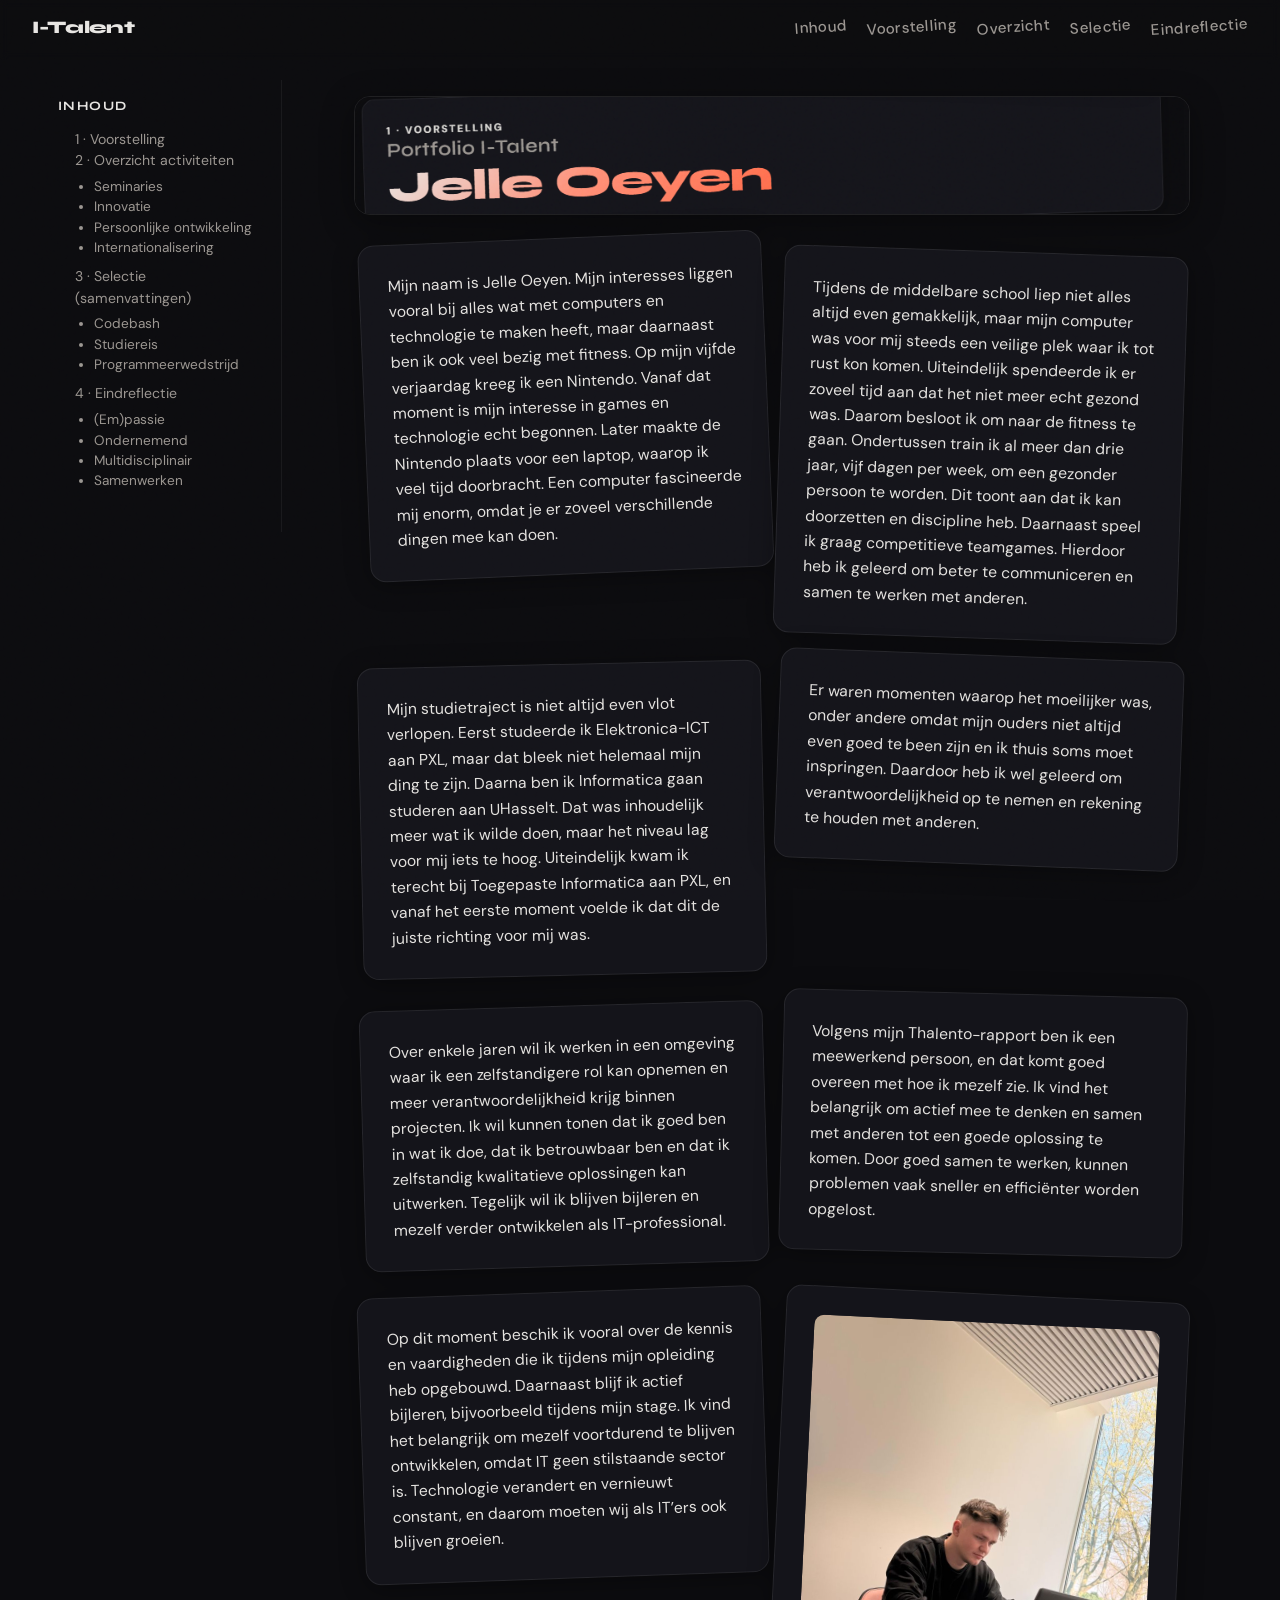
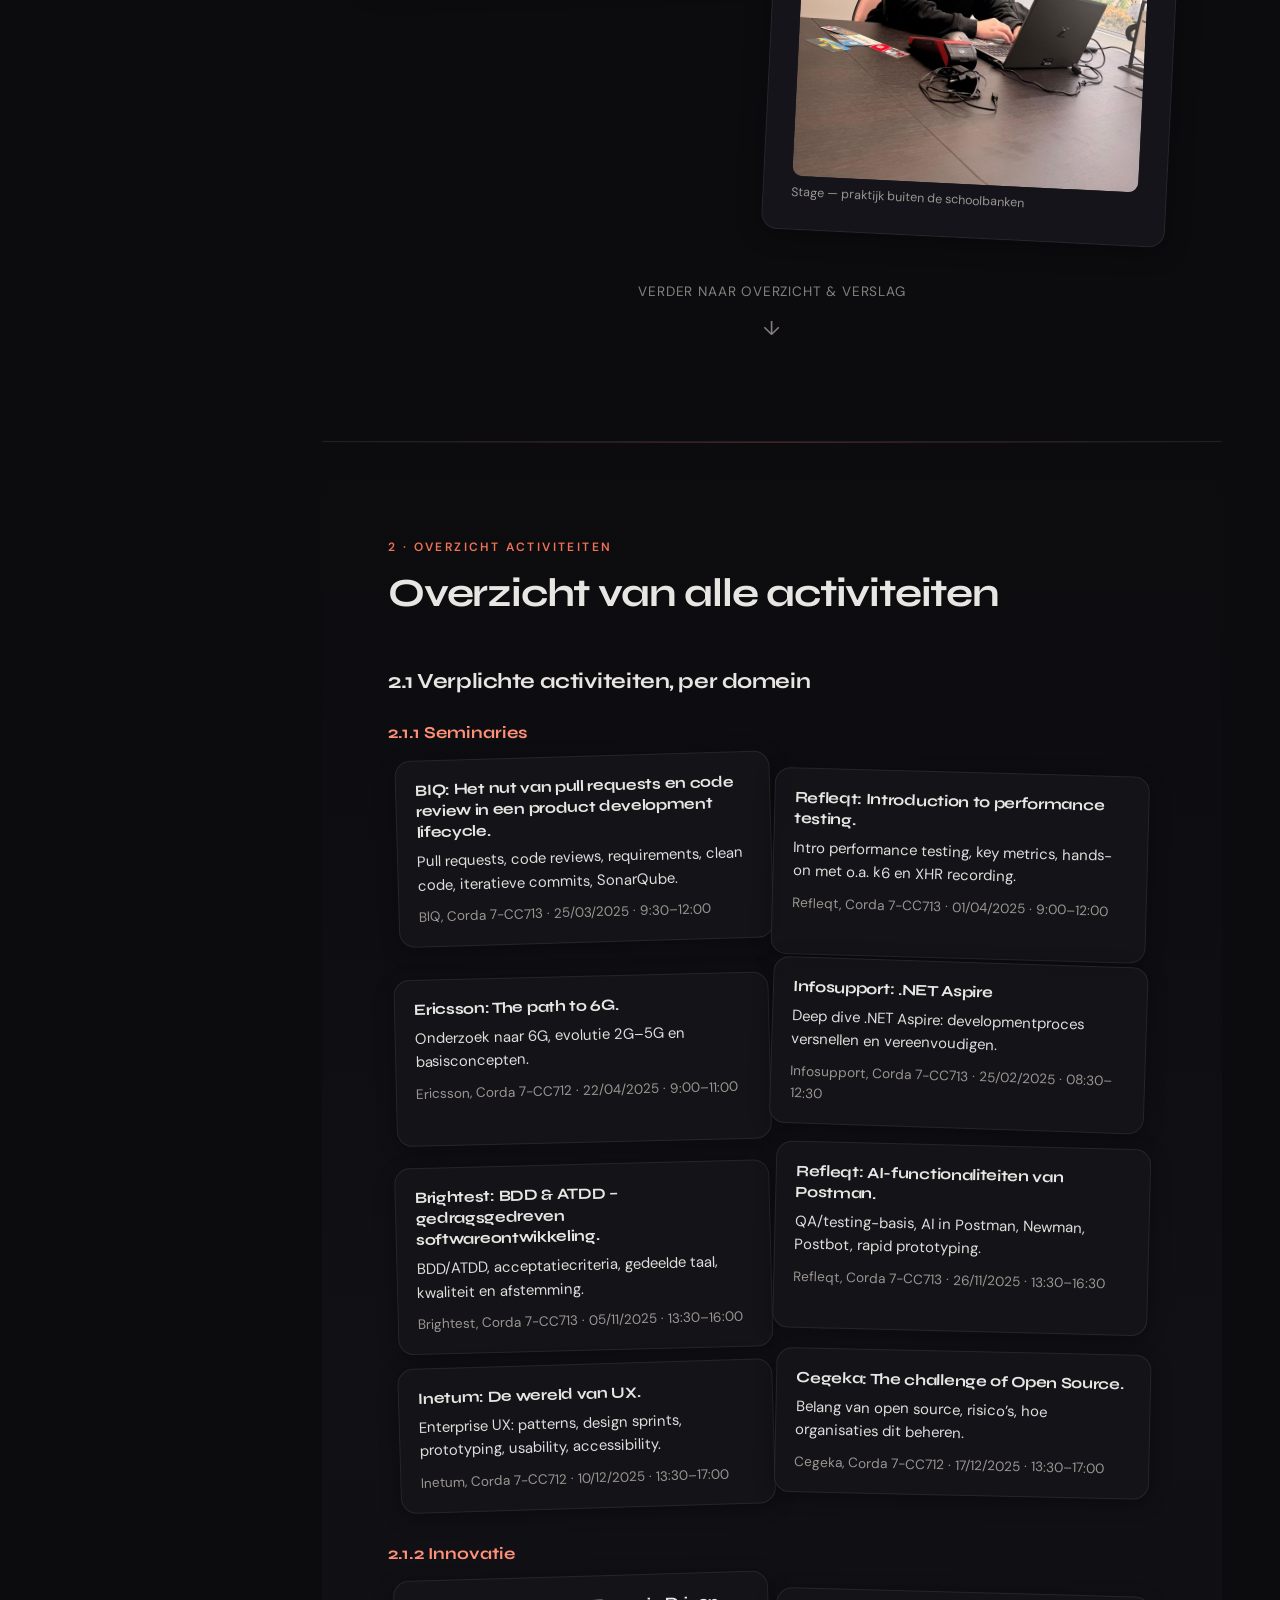
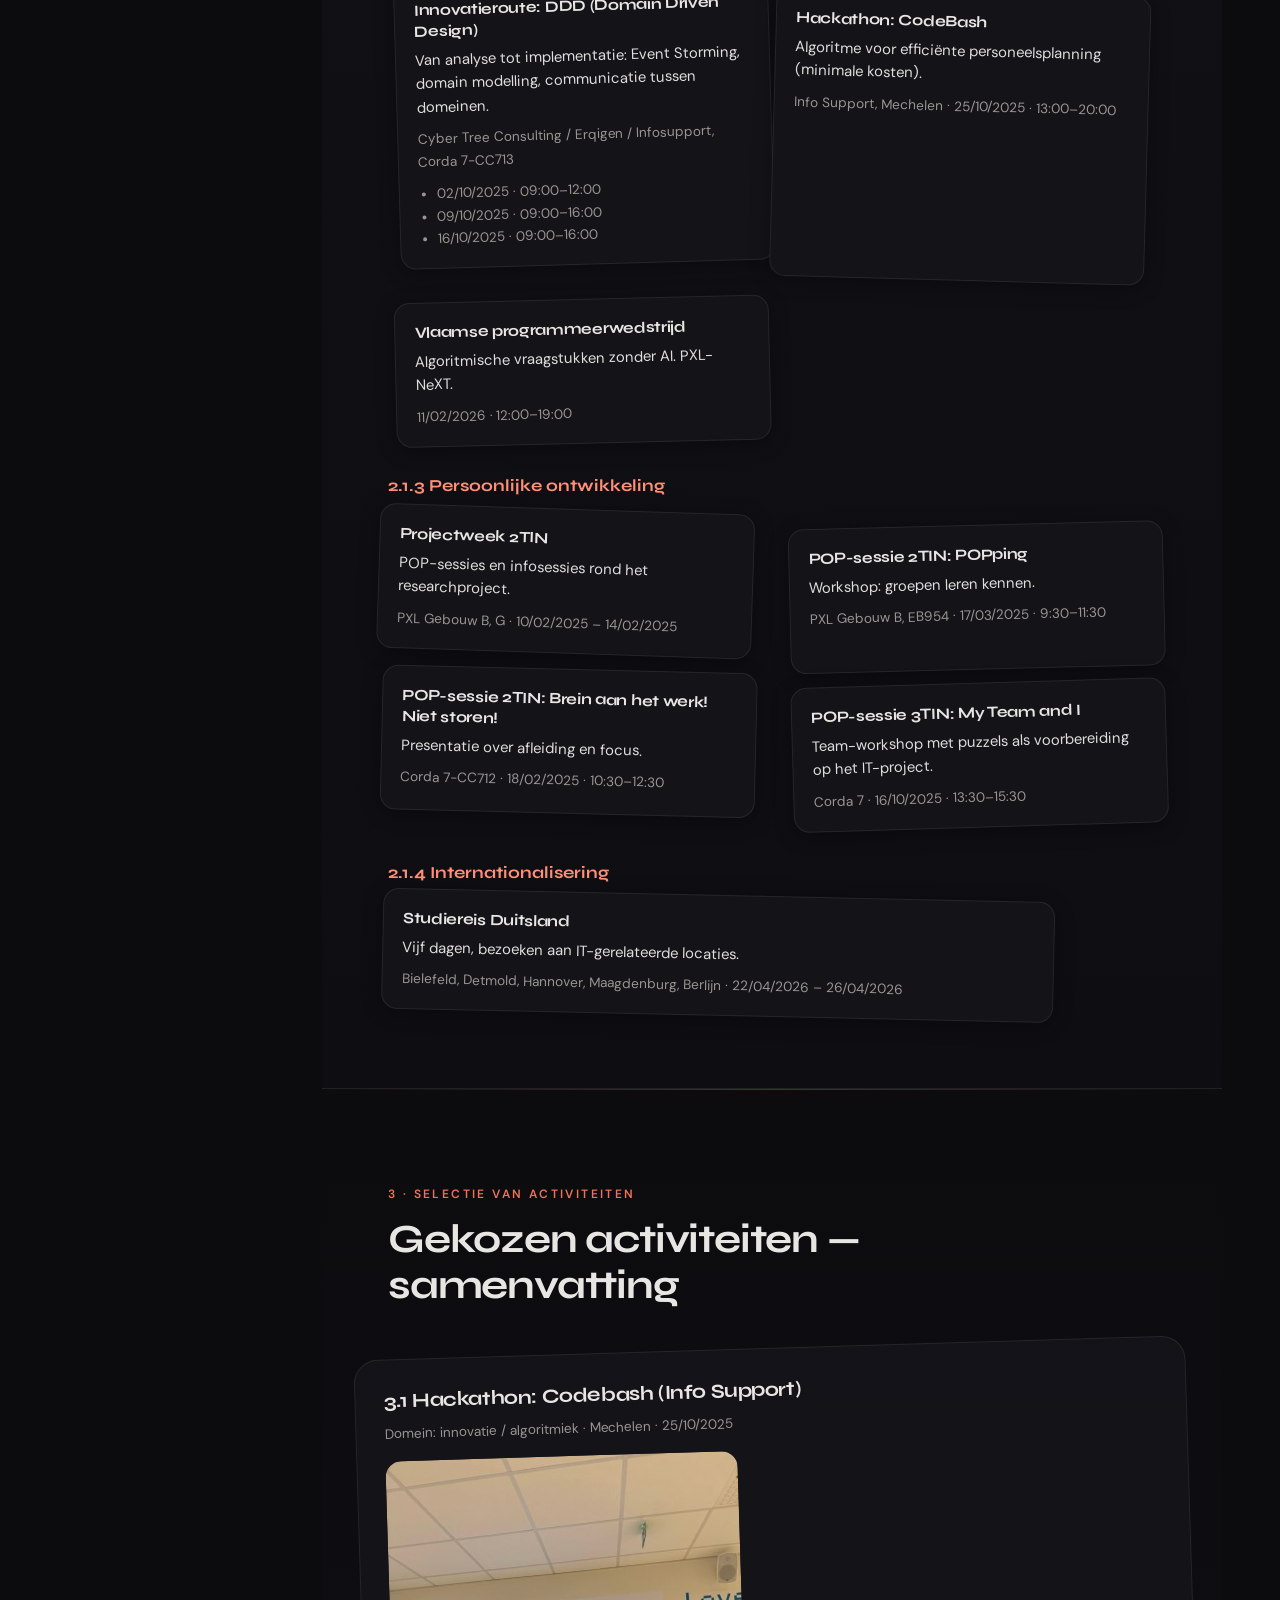
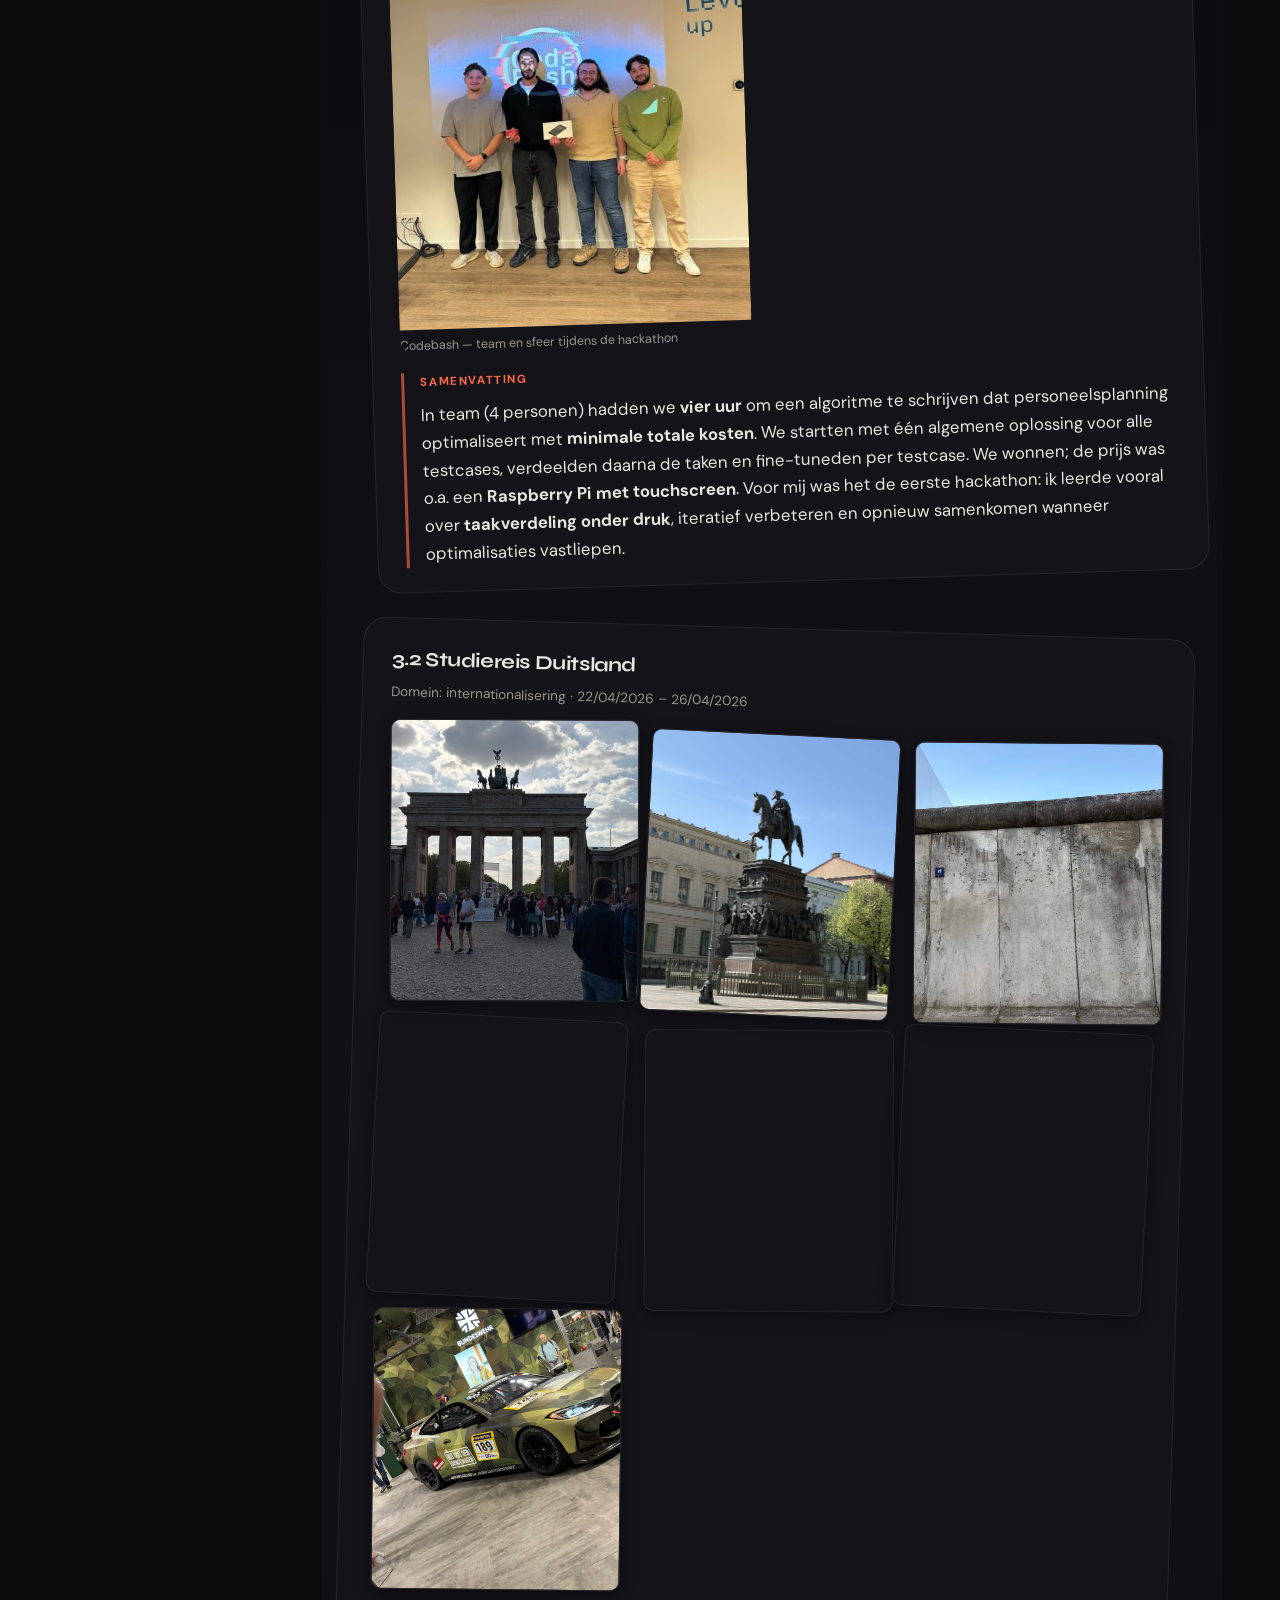
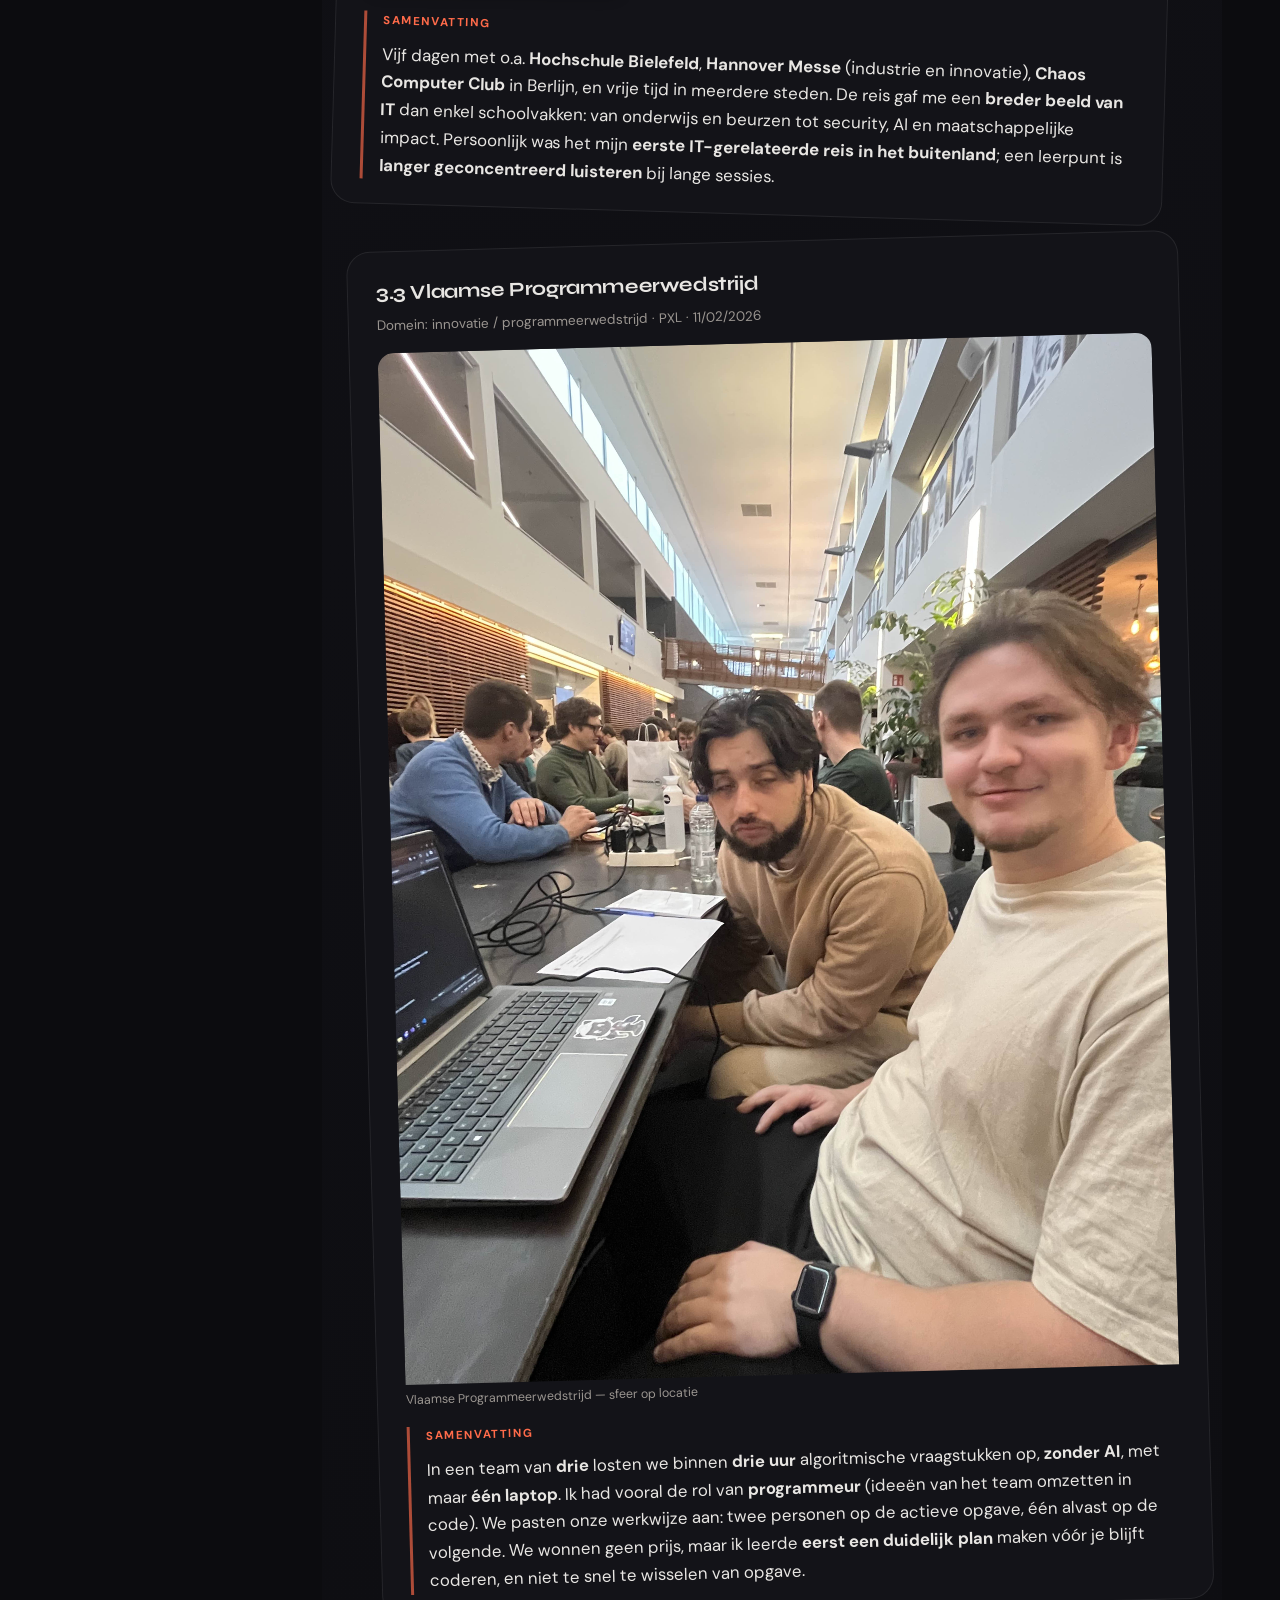
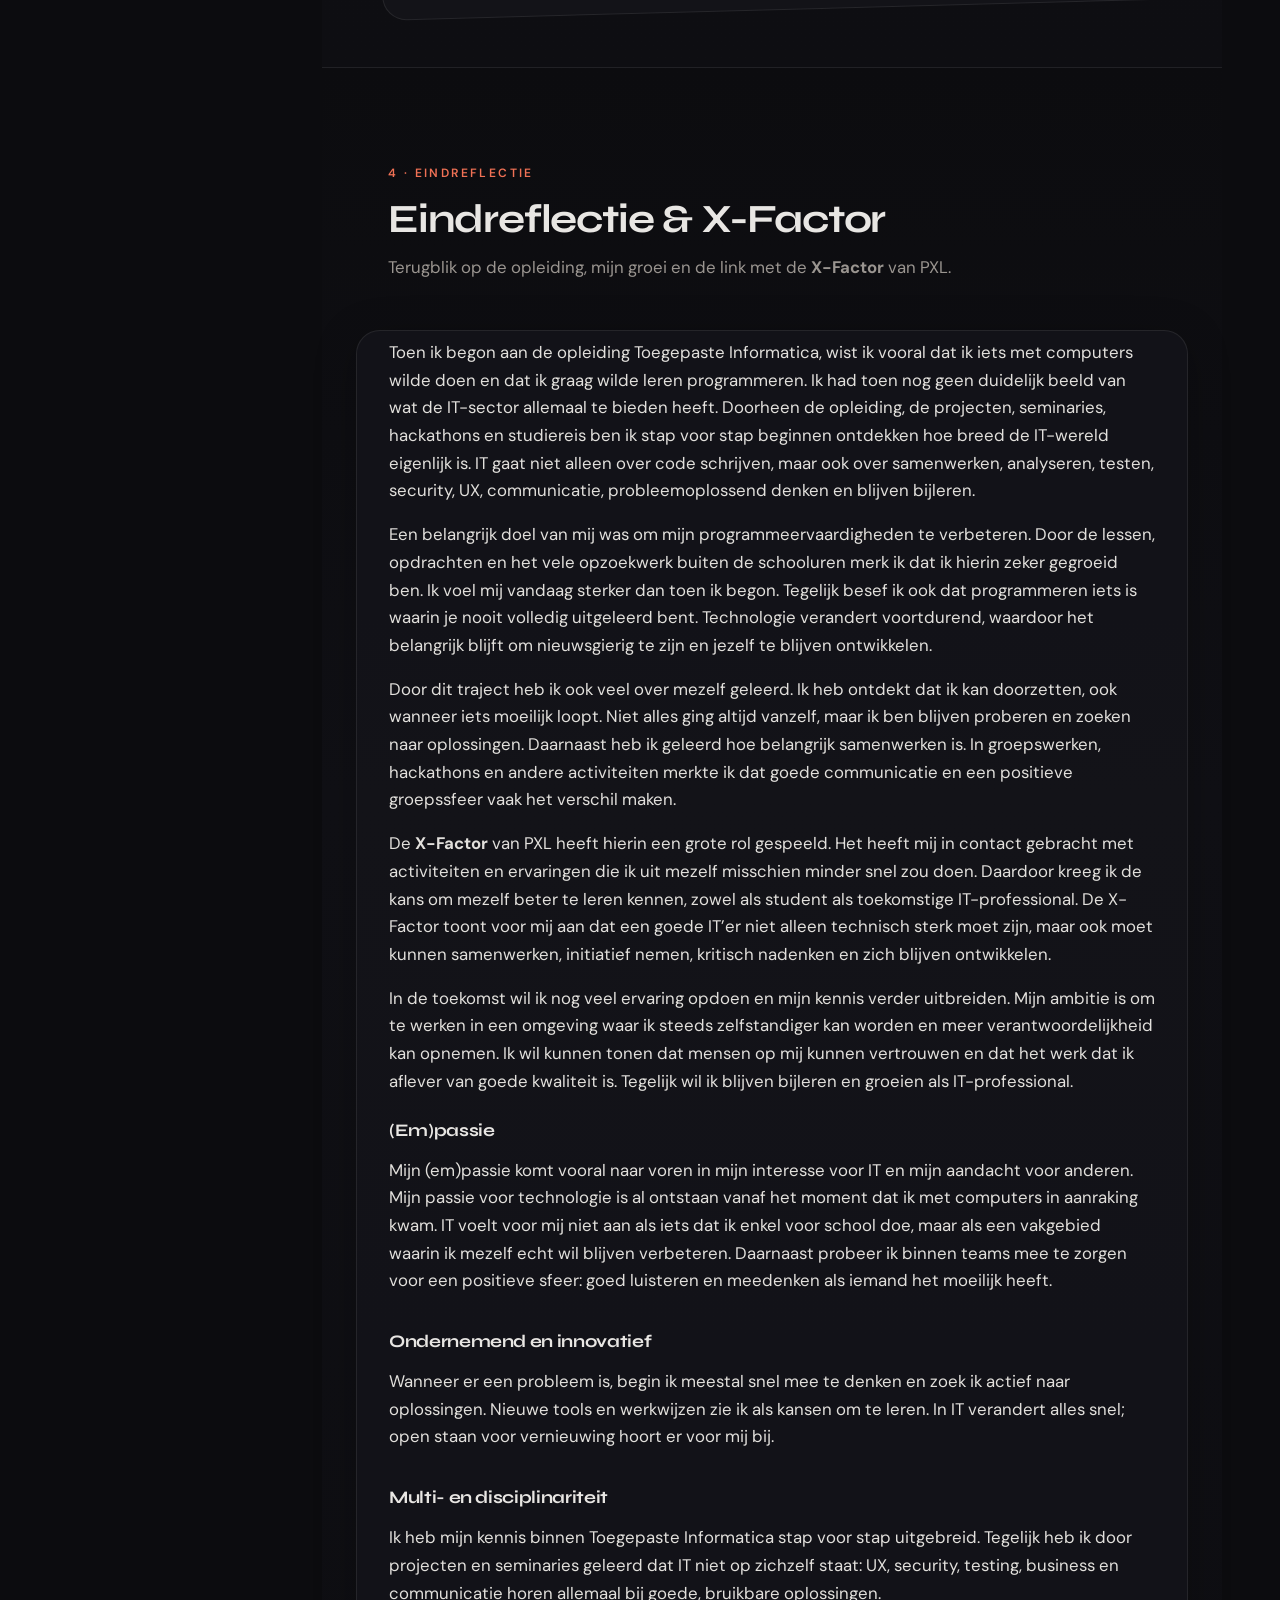
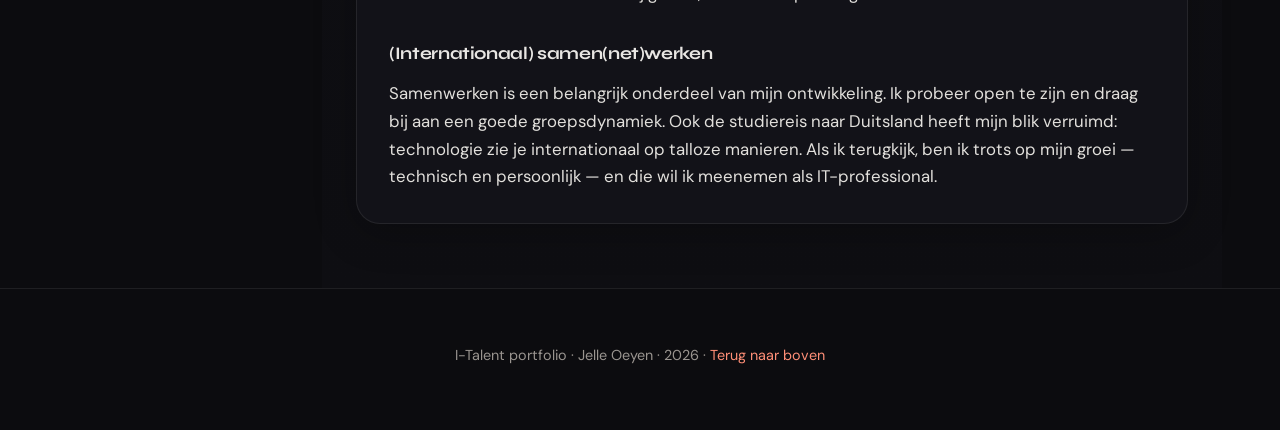
<file: index.html>
<!DOCTYPE html>
<html lang="nl">
  <head>
    <meta charset="UTF-8" />
    <meta name="viewport" content="width=device-width, initial-scale=1.0" />
    <title>I-Talent — Portfolio Jelle Oeyen</title>
    <meta
      name="description"
      content="I-Talent portfolio Jelle Oeyen: voorstelling, activiteitenoverzicht, selectie en eindreflectie."
    />
    <link rel="preconnect" href="https://fonts.googleapis.com" />
    <link rel="preconnect" href="https://fonts.gstatic.com" crossorigin />
    <link
      href="https://fonts.googleapis.com/css2?family=DM+Sans:ital,opsz,wght@0,9..40,400;0,9..40,500;0,9..40,600;0,9..40,700;1,9..40,400&family=Syne:wght@500;600;700;800&display=swap"
      rel="stylesheet"
    />
    <link rel="stylesheet" href="css/style.css" />
  </head>
  <body>
    <div class="noise" aria-hidden="true"></div>

    <header class="site-header">
      <a class="logo" href="#voorstelling">I-Talent</a>
      <nav class="nav" aria-label="Hoofdnavigatie">
        <a href="#inhoud">Inhoud</a>
        <a href="#voorstelling">Voorstelling</a>
        <a href="#overzicht">Overzicht</a>
        <a href="#selectie">Selectie</a>
        <a href="#eindreflectie">Eindreflectie</a>
      </nav>
    </header>

    <div class="page-wrap">
      <aside class="toc" aria-label="Inhoudsopgave">
        <p class="toc__title">Inhoud</p>
        <ol class="toc__list">
          <li><a href="#voorstelling">1 · Voorstelling</a></li>
          <li>
            <a href="#overzicht">2 · Overzicht activiteiten</a>
            <ul>
              <li><a href="#oz-seminaries">Seminaries</a></li>
              <li><a href="#oz-innovatie">Innovatie</a></li>
              <li><a href="#oz-persoonlijk">Persoonlijke ontwikkeling</a></li>
              <li><a href="#oz-international">Internationalisering</a></li>
            </ul>
          </li>
          <li>
            <a href="#selectie">3 · Selectie (samenvattingen)</a>
            <ul>
              <li><a href="#sel-codebash">Codebash</a></li>
              <li><a href="#sel-duitsland">Studiereis</a></li>
              <li><a href="#sel-vpw">Programmeerwedstrijd</a></li>
            </ul>
          </li>
          <li>
            <a href="#eindreflectie">4 · Eindreflectie</a>
            <ul>
              <li><a href="#xf-passie">(Em)passie</a></li>
              <li><a href="#xf-ondernemen">Ondernemend</a></li>
              <li><a href="#xf-multi">Multidisciplinair</a></li>
              <li><a href="#xf-samen">Samenwerken</a></li>
            </ul>
          </li>
        </ol>
      </aside>

    <main id="inhoud">

    <section id="voorstelling" class="section section--intro">
      <div class="intro-banner">
        <h1 class="visually-hidden">1 · Voorstelling — Portfolio I-Talent, Jelle Oeyen</h1>
        <img
          class="intro-banner__img"
          src="voorstelling-header.png"
          alt="1 · Voorstelling — Portfolio I-Talent, Jelle Oeyen"
          width="1200"
          height="400"
          loading="eager"
          decoding="async"
        />
      </div>

      <div class="intro-grid intro-grid--mosaic">
        <div class="intro-card intro-card--snippet intro-q1">
          <p>
            Mijn naam is Jelle Oeyen. Mijn interesses liggen vooral bij alles wat met
            computers en technologie te maken heeft, maar daarnaast ben ik ook veel bezig
            met fitness. Op mijn vijfde verjaardag kreeg ik een Nintendo. Vanaf dat
            moment is mijn interesse in games en technologie echt begonnen. Later maakte
            de Nintendo plaats voor een laptop, waarop ik veel tijd doorbracht. Een
            computer fascineerde mij enorm, omdat je er zoveel verschillende dingen mee
            kan doen.
          </p>
        </div>

        <div class="intro-card intro-card--snippet intro-q2">
          <p>
            Tijdens de middelbare school liep niet alles altijd even gemakkelijk, maar
            mijn computer was voor mij steeds een veilige plek waar ik tot rust kon
            komen. Uiteindelijk spendeerde ik er zoveel tijd aan dat het niet meer echt
            gezond was. Daarom besloot ik om naar de fitness te gaan. Ondertussen train
            ik al meer dan drie jaar, vijf dagen per week, om een gezonder persoon te
            worden. Dit toont aan dat ik kan doorzetten en discipline heb. Daarnaast speel
            ik graag competitieve teamgames. Hierdoor heb ik geleerd om beter te
            communiceren en samen te werken met anderen.
          </p>
        </div>

        <div class="intro-card intro-card--snippet intro-q3">
          <p>
            Mijn studietraject is niet altijd even vlot verlopen. Eerst studeerde ik
            Elektronica-ICT aan PXL, maar dat bleek niet helemaal mijn ding te zijn.
            Daarna ben ik Informatica gaan studeren aan UHasselt. Dat was inhoudelijk meer
            wat ik wilde doen, maar het niveau lag voor mij iets te hoog. Uiteindelijk
            kwam ik terecht bij Toegepaste Informatica aan PXL, en vanaf het eerste
            moment voelde ik dat dit de juiste richting voor mij was.
          </p>
        </div>

        <div class="intro-card intro-card--snippet intro-q4">
          <p>
            Er waren momenten waarop het moeilijker was, onder andere omdat mijn ouders
            niet altijd even goed te been zijn en ik thuis soms moet inspringen. Daardoor
            heb ik wel geleerd om verantwoordelijkheid op te nemen en rekening te houden
            met anderen.
          </p>
        </div>

        <div class="intro-card intro-card--snippet intro-q5">
          <p>
            Over enkele jaren wil ik werken in een omgeving waar ik een zelfstandigere
            rol kan opnemen en meer verantwoordelijkheid krijg binnen projecten. Ik wil
            kunnen tonen dat ik goed ben in wat ik doe, dat ik betrouwbaar ben en dat ik
            zelfstandig kwalitatieve oplossingen kan uitwerken. Tegelijk wil ik blijven
            bijleren en mezelf verder ontwikkelen als IT-professional.
          </p>
        </div>

        <div class="intro-card intro-card--snippet intro-q6">
          <p>
            Volgens mijn Thalento-rapport ben ik een meewerkend persoon, en dat komt goed
            overeen met hoe ik mezelf zie. Ik vind het belangrijk om actief mee te denken
            en samen met anderen tot een goede oplossing te komen. Door goed samen te
            werken, kunnen problemen vaak sneller en efficiënter worden opgelost.
          </p>
        </div>

        <div class="intro-card intro-card--snippet intro-q7">
          <p>
            Op dit moment beschik ik vooral over de kennis en vaardigheden die ik tijdens
            mijn opleiding heb opgebouwd. Daarnaast blijf ik actief bijleren, bijvoorbeeld
            tijdens mijn stage. Ik vind het belangrijk om mezelf voortdurend te blijven
            ontwikkelen, omdat IT geen stilstaande sector is. Technologie verandert en
            vernieuwt constant, en daarom moeten wij als IT’ers ook blijven groeien.
          </p>
        </div>

        <figure class="intro-card intro-card--stage">
          <img
            src="stage.jpg"
            alt="Jelle tijdens de stage"
            loading="lazy"
            decoding="async"
          />
          <figcaption>Stage — praktijk buiten de schoolbanken</figcaption>
        </figure>
      </div>

      <p class="scroll-hint">
        <span>Verder naar overzicht &amp; verslag</span>
        <span class="scroll-hint__arrow" aria-hidden="true">↓</span>
      </p>
    </section>

    <!-- 2 · Overzicht activiteiten (mild chaotische kaarten t.o.v. hoofdstuk 1) -->
    <section id="overzicht" class="section section--report section--ch2-mild">
      <header class="report-header report-header--wide">
        <p class="eyebrow eyebrow--calm">2 · Overzicht activiteiten</p>
        <h2 class="report-title">Overzicht van alle activiteiten</h2>
      </header>
      <div class="report-block">
        <h3 class="report-h3">2.1 Verplichte activiteiten, per domein</h3>

        <div class="report-sub-stack" id="oz-seminaries">
          <h4 class="report-h4">2.1.1 Seminaries</h4>
          <div class="oz-grid" aria-label="Overzicht seminaries">
            <article class="oz-card oz-tilt-1">
              <h5 class="oz-card__title">BIQ: Het nut van pull requests en code review in een product development lifecycle.</h5>
              <p class="oz-card__text">Pull requests, code reviews, requirements, clean code, iteratieve commits, SonarQube.</p>
              <p class="meta">BIQ, Corda 7-CC713 · 25/03/2025 · 9:30–12:00</p>
            </article>
            <article class="oz-card oz-tilt-2">
              <h5 class="oz-card__title">Refleqt: Introduction to performance testing.</h5>
              <p class="oz-card__text">Intro performance testing, key metrics, hands-on met o.a. k6 en XHR recording.</p>
              <p class="meta">Refleqt, Corda 7-CC713 · 01/04/2025 · 9:00–12:00</p>
            </article>
            <article class="oz-card oz-tilt-3">
              <h5 class="oz-card__title">Ericsson: The path to 6G.</h5>
              <p class="oz-card__text">Onderzoek naar 6G, evolutie 2G–5G en basisconcepten.</p>
              <p class="meta">Ericsson, Corda 7-CC712 · 22/04/2025 · 9:00–11:00</p>
            </article>
            <article class="oz-card oz-tilt-4">
              <h5 class="oz-card__title">Infosupport: .NET Aspire</h5>
              <p class="oz-card__text">Deep dive .NET Aspire: developmentproces versnellen en vereenvoudigen.</p>
              <p class="meta">Infosupport, Corda 7-CC713 · 25/02/2025 · 08:30–12:30</p>
            </article>
            <article class="oz-card oz-tilt-5">
              <h5 class="oz-card__title">Brightest: BDD &amp; ATDD – gedragsgedreven softwareontwikkeling.</h5>
              <p class="oz-card__text">BDD/ATDD, acceptatiecriteria, gedeelde taal, kwaliteit en afstemming.</p>
              <p class="meta">Brightest, Corda 7-CC713 · 05/11/2025 · 13:30–16:00</p>
            </article>
            <article class="oz-card oz-tilt-6">
              <h5 class="oz-card__title">Refleqt: AI-functionaliteiten van Postman.</h5>
              <p class="oz-card__text">QA/testing-basis, AI in Postman, Newman, Postbot, rapid prototyping.</p>
              <p class="meta">Refleqt, Corda 7-CC713 · 26/11/2025 · 13:30–16:30</p>
            </article>
            <article class="oz-card oz-tilt-7">
              <h5 class="oz-card__title">Inetum: De wereld van UX.</h5>
              <p class="oz-card__text">Enterprise UX: patterns, design sprints, prototyping, usability, accessibility.</p>
              <p class="meta">Inetum, Corda 7-CC712 · 10/12/2025 · 13:30–17:00</p>
            </article>
            <article class="oz-card oz-tilt-8">
              <h5 class="oz-card__title">Cegeka: The challenge of Open Source.</h5>
              <p class="oz-card__text">Belang van open source, risico’s, hoe organisaties dit beheren.</p>
              <p class="meta">Cegeka, Corda 7-CC712 · 17/12/2025 · 13:30–17:00</p>
            </article>
          </div>
        </div>

        <div class="report-sub-stack" id="oz-innovatie">
          <h4 class="report-h4">2.1.2 Innovatie</h4>
          <div class="oz-grid">
            <article class="oz-card oz-tilt-1">
              <h5 class="oz-card__title">Innovatieroute: DDD (Domain Driven Design)</h5>
              <p class="oz-card__text">Van analyse tot implementatie: Event Storming, domain modelling, communicatie tussen domeinen.</p>
              <p class="meta">Cyber Tree Consulting / Erqigen / Infosupport, Corda 7-CC713</p>
              <ul class="dates">
                <li>02/10/2025 · 09:00–12:00</li>
                <li>09/10/2025 · 09:00–16:00</li>
                <li>16/10/2025 · 09:00–16:00</li>
              </ul>
            </article>
            <article class="oz-card oz-tilt-2">
              <h5 class="oz-card__title">Hackathon: CodeBash</h5>
              <p class="oz-card__text">Algoritme voor efficiënte personeelsplanning (minimale kosten).</p>
              <p class="meta">Info Support, Mechelen · 25/10/2025 · 13:00–20:00</p>
            </article>
            <article class="oz-card oz-tilt-3">
              <h5 class="oz-card__title">Vlaamse programmeerwedstrijd</h5>
              <p class="oz-card__text">Algoritmische vraagstukken zonder AI. PXL-NeXT.</p>
              <p class="meta">11/02/2026 · 12:00–19:00</p>
            </article>
          </div>
        </div>

        <div class="report-sub-stack" id="oz-persoonlijk">
          <h4 class="report-h4">2.1.3 Persoonlijke ontwikkeling</h4>
          <div class="oz-grid">
            <article class="oz-card oz-tilt-4">
              <h5 class="oz-card__title">Projectweek 2TIN</h5>
              <p class="oz-card__text">POP-sessies en infosessies rond het researchproject.</p>
              <p class="meta">PXL Gebouw B, G · 10/02/2025 – 14/02/2025</p>
            </article>
            <article class="oz-card oz-tilt-5">
              <h5 class="oz-card__title">POP-sessie 2TIN: POPping</h5>
              <p class="oz-card__text">Workshop: groepen leren kennen.</p>
              <p class="meta">PXL Gebouw B, EB954 · 17/03/2025 · 9:30–11:30</p>
            </article>
            <article class="oz-card oz-tilt-6">
              <h5 class="oz-card__title">POP-sessie 2TIN: Brein aan het werk! Niet storen!</h5>
              <p class="oz-card__text">Presentatie over afleiding en focus.</p>
              <p class="meta">Corda 7-CC712 · 18/02/2025 · 10:30–12:30</p>
            </article>
            <article class="oz-card oz-tilt-7">
              <h5 class="oz-card__title">POP-sessie 3TIN: My Team and I</h5>
              <p class="oz-card__text">Team-workshop met puzzels als voorbereiding op het IT-project.</p>
              <p class="meta">Corda 7 · 16/10/2025 · 13:30–15:30</p>
            </article>
          </div>
        </div>

        <div class="report-sub-stack" id="oz-international">
          <h4 class="report-h4">2.1.4 Internationalisering</h4>
          <div class="oz-grid oz-grid--single">
            <article class="oz-card oz-tilt-8">
              <h5 class="oz-card__title">Studiereis Duitsland</h5>
              <p class="oz-card__text">Vijf dagen, bezoeken aan IT-gerelateerde locaties.</p>
              <p class="meta">Bielefeld, Detmold, Hannover, Maagdenburg, Berlijn · 22/04/2026 – 26/04/2026</p>
            </article>
          </div>
        </div>
      </div>

      
    </section>

    <!-- 3 · Selectie — samenvattingen + beeldmateriaal, licht chaotischer lay-out -->
    <section id="selectie" class="section section--report section--ch3-chaos">
      <header class="report-header report-header--wide">
        <p class="eyebrow eyebrow--calm">3 · Selectie van activiteiten</p>
        <h2 class="report-title">Gekozen activiteiten — samenvatting</h2>
      </header>


      <article id="sel-codebash" class="topic-card topic-tilt-a">
        <h3 class="topic-card__title">3.1 Hackathon: Codebash (Info Support)</h3>
        <p class="topic-card__tag">Domein: innovatie / algoritmiek · Mechelen · 25/10/2025</p>
        <figure class="topic-card__media">
          <img src="codebash.jpg" alt="Hackathon Codebash bij Info Support" loading="lazy" decoding="async" />
          <figcaption class="topic-card__cap">Codebash — team en sfeer tijdens de hackathon</figcaption>
        </figure>
        <div class="topic-card__body">
          <h4 class="topic-card__h">Samenvatting</h4>
          <p>
            In team (4 personen) hadden we <strong>vier uur</strong> om een algoritme te schrijven dat
            personeelsplanning optimaliseert met <strong>minimale totale kosten</strong>. We startten met
            één algemene oplossing voor alle testcases, verdeelden daarna de taken en
            fine-tuneden per testcase. We wonnen; de prijs was o.a. een <strong>Raspberry Pi met
            touchscreen</strong>. Voor mij was het de eerste hackathon: ik leerde vooral over
            <strong>taakverdeling onder druk</strong>, iteratief verbeteren en opnieuw samenkomen
            wanneer optimalisaties vastliepen.
          </p>
        </div>
        
      </article>

      <article id="sel-duitsland" class="topic-card topic-tilt-b">
        <h3 class="topic-card__title">3.2 Studiereis Duitsland</h3>
        <p class="topic-card__tag">Domein: internationalisering · 22/04/2026 – 26/04/2026</p>
        <div class="topic-gallery" aria-label="Foto’s studiereis Duitsland (Berlijn, Detmold, Hannover Messe)">
          <figure class="topic-gallery__item topic-gallery-tilt-1">
            <img src="berlijn1.jpg" alt="Studiereis: impressie Berlijn" loading="lazy" decoding="async" />
          </figure>
          <figure class="topic-gallery__item topic-gallery-tilt-2">
            <img src="berlijn2.jpg" alt="Studiereis: Berlijn" loading="lazy" decoding="async" />
          </figure>
          <figure class="topic-gallery__item topic-gallery-tilt-3">
            <img src="berlijn3.jpg" alt="Studiereis: Berlijn" loading="lazy" decoding="async" />
          </figure>
          <figure class="topic-gallery__item topic-gallery-tilt-4">
            <img src="detmold.jpg" alt="Studiereis: Detmold" loading="lazy" decoding="async" />
          </figure>
          <figure class="topic-gallery__item topic-gallery-tilt-5">
            <img src="hannovermesse1.jpg" alt="Hannover Messe" loading="lazy" decoding="async" />
          </figure>
          <figure class="topic-gallery__item topic-gallery-tilt-6">
            <img src="hannovermesse2.jpg" alt="Hannover Messe" loading="lazy" decoding="async" />
          </figure>
          <figure class="topic-gallery__item topic-gallery-tilt-7">
            <img src="hannovermesse3.jpg" alt="Hannover Messe" loading="lazy" decoding="async" />
          </figure>
        </div>
        <div class="topic-card__body">
          <h4 class="topic-card__h">Samenvatting</h4>
          <p>
            Vijf dagen met o.a. <strong>Hochschule Bielefeld</strong>, <strong>Hannover Messe</strong>
            (industrie en innovatie), <strong>Chaos Computer Club</strong> in Berlijn, en vrije tijd in
            meerdere steden. De reis gaf me een <strong>breder beeld van IT</strong> dan enkel
            schoolvakken: van onderwijs en beurzen tot security, AI en maatschappelijke
            impact. Persoonlijk was het mijn <strong>eerste IT-gerelateerde reis in het buitenland</strong>;
            een leerpunt is <strong>langer geconcentreerd luisteren</strong> bij lange sessies.
          </p>
        </div>
        
      </article>

      <article id="sel-vpw" class="topic-card topic-tilt-c">
        <h3 class="topic-card__title">3.3 Vlaamse Programmeerwedstrijd</h3>
        <p class="topic-card__tag">Domein: innovatie / programmeerwedstrijd · PXL · 11/02/2026</p>
        <figure class="topic-card__media">
          <img src="vlaamseprogrammeerwedstrijd.jpg" alt="Vlaamse Programmeerwedstrijd op PXL" loading="lazy" decoding="async" />
          <figcaption class="topic-card__cap">Vlaamse Programmeerwedstrijd — sfeer op locatie</figcaption>
        </figure>
        <div class="topic-card__body">
          <h4 class="topic-card__h">Samenvatting</h4>
          <p>
            In een team van <strong>drie</strong> losten we binnen <strong>drie uur</strong> algoritmische
            vraagstukken op, <strong>zonder AI</strong>, met maar <strong>één laptop</strong>. Ik had vooral de rol
            van <strong>programmeur</strong> (ideeën van het team omzetten in code). We pasten onze
            werkwijze aan: twee personen op de actieve opgave, één alvast op de volgende.
            We wonnen geen prijs, maar ik leerde <strong>eerst een duidelijk plan</strong> maken vóór
            je blijft coderen, en niet te snel te wisselen van opgave.
          </p>
        </div>
        
      </article>
    </section>

    <!-- 4 · Eindreflectie -->
    <section id="eindreflectie" class="section section--report">
      <header class="report-header report-header--wide">
        <p class="eyebrow eyebrow--calm">4 · Eindreflectie</p>
        <h2 class="report-title">Eindreflectie &amp; X-Factor</h2>
        <p class="report-lead">
          Terugblik op de opleiding, mijn groei en de link met de
          <strong>X-Factor</strong> van PXL.
        </p>
      </header>

      <article class="report-chapter report-chapter--wide eindreflectie-article">
        <p>
          Toen ik begon aan de opleiding Toegepaste Informatica, wist ik vooral dat ik
          iets met computers wilde doen en dat ik graag wilde leren programmeren. Ik had
          toen nog geen duidelijk beeld van wat de IT-sector allemaal te bieden heeft.
          Doorheen de opleiding, de projecten, seminaries, hackathons en studiereis ben ik
          stap voor stap beginnen ontdekken hoe breed de IT-wereld eigenlijk is. IT gaat
          niet alleen over code schrijven, maar ook over samenwerken, analyseren, testen,
          security, UX, communicatie, probleemoplossend denken en blijven bijleren.
        </p>
        <p>
          Een belangrijk doel van mij was om mijn programmeervaardigheden te verbeteren.
          Door de lessen, opdrachten en het vele opzoekwerk buiten de schooluren merk ik
          dat ik hierin zeker gegroeid ben. Ik voel mij vandaag sterker dan toen ik begon.
          Tegelijk besef ik ook dat programmeren iets is waarin je nooit volledig
          uitgeleerd bent. Technologie verandert voortdurend, waardoor het belangrijk
          blijft om nieuwsgierig te zijn en jezelf te blijven ontwikkelen.
        </p>
        <p>
          Door dit traject heb ik ook veel over mezelf geleerd. Ik heb ontdekt dat ik kan
          doorzetten, ook wanneer iets moeilijk loopt. Niet alles ging altijd vanzelf, maar
          ik ben blijven proberen en zoeken naar oplossingen. Daarnaast heb ik geleerd hoe
          belangrijk samenwerken is. In groepswerken, hackathons en andere activiteiten
          merkte ik dat goede communicatie en een positieve groepssfeer vaak het verschil
          maken.
        </p>
        <p>
          De <strong>X-Factor</strong> van PXL heeft hierin een grote rol gespeeld. Het heeft mij in
          contact gebracht met activiteiten en ervaringen die ik uit mezelf misschien
          minder snel zou doen. Daardoor kreeg ik de kans om mezelf beter te leren kennen,
          zowel als student als toekomstige IT-professional. De X-Factor toont voor mij
          aan dat een goede IT’er niet alleen technisch sterk moet zijn, maar ook moet
          kunnen samenwerken, initiatief nemen, kritisch nadenken en zich blijven
          ontwikkelen.
        </p>
        <p>
          In de toekomst wil ik nog veel ervaring opdoen en mijn kennis verder uitbreiden.
          Mijn ambitie is om te werken in een omgeving waar ik steeds zelfstandiger kan
          worden en meer verantwoordelijkheid kan opnemen. Ik wil kunnen tonen dat mensen
          op mij kunnen vertrouwen en dat het werk dat ik aflever van goede kwaliteit is.
          Tegelijk wil ik blijven bijleren en groeien als IT-professional.
        </p>

        <h4 class="xf-h" id="xf-passie">(Em)passie</h4>
        <p>
          Mijn (em)passie komt vooral naar voren in mijn interesse voor IT en mijn
          aandacht voor anderen. Mijn passie voor technologie is al ontstaan vanaf het
          moment dat ik met computers in aanraking kwam. IT voelt voor mij niet aan als
          iets dat ik enkel voor school doe, maar als een vakgebied waarin ik mezelf echt
          wil blijven verbeteren. Daarnaast probeer ik binnen teams mee te zorgen voor een
          positieve sfeer: goed luisteren en meedenken als iemand het moeilijk heeft.
        </p>

        <h4 class="xf-h" id="xf-ondernemen">Ondernemend en innovatief</h4>
        <p>
          Wanneer er een probleem is, begin ik meestal snel mee te denken en zoek ik
          actief naar oplossingen. Nieuwe tools en werkwijzen zie ik als kansen om te
          leren. In IT verandert alles snel; open staan voor vernieuwing hoort er voor mij
          bij.
        </p>

        <h4 class="xf-h" id="xf-multi">Multi- en disciplinariteit</h4>
        <p>
          Ik heb mijn kennis binnen Toegepaste Informatica stap voor stap uitgebreid.
          Tegelijk heb ik door projecten en seminaries geleerd dat IT niet op zichzelf
          staat: UX, security, testing, business en communicatie horen allemaal bij
          goede, bruikbare oplossingen.
        </p>

        <h4 class="xf-h" id="xf-samen">(Internationaal) samen(net)werken</h4>
        <p>
          Samenwerken is een belangrijk onderdeel van mijn ontwikkeling. Ik probeer open
          te zijn en draag bij aan een goede groepsdynamiek. Ook de studiereis naar
          Duitsland heeft mijn blik verruimd: technologie zie je internationaal op
          talloze manieren. Als ik terugkijk, ben ik trots op mijn groei — technisch en
          persoonlijk — en die wil ik meenemen als IT-professional.
        </p>
      </article>
    </section>

    </main>
    </div>

    <footer class="site-footer">
      <p>
        I-Talent portfolio · Jelle Oeyen · <span data-year></span> ·
        <a href="#voorstelling">Terug naar boven</a>
      </p>
    </footer>

    <script src="js/main.js"></script>
  </body>
</html>
</file>
<file: css/style.css>
/* I-Talent portfolio — chaos → rust (scroll-gestuurd) */

:root {
  --calm: 0;
  --chaos: calc(1 - var(--calm));

  --bg: #0c0c0f;
  --surface: #14141a;
  --text: #e8e6e3;
  --muted: #9a9590;
  --accent: #ff6b4a;
  --accent-soft: #ff8f77;
  --line: rgba(255, 255, 255, 0.08);

  --font-display: "Syne", system-ui, sans-serif;
  --font-body: "DM Sans", system-ui, sans-serif;

  --radius-sm: 10px;
  --radius-md: 16px;
  --radius-lg: 24px;

  --container: min(68rem, 92vw);
  --header-h: 4rem;
}

*,
*::before,
*::after {
  box-sizing: border-box;
}

html {
  scroll-behavior: smooth;
}

@media (prefers-reduced-motion: reduce) {
  html {
    scroll-behavior: auto;
  }

  *,
  *::before,
  *::after {
    animation-duration: 0.01ms !important;
    animation-iteration-count: 1 !important;
    transition-duration: 0.01ms !important;
  }
}

body {
  margin: 0;
  min-height: 100vh;
  font-family: var(--font-body);
  font-size: 1.05rem;
  line-height: 1.65;
  color: var(--text);
  background: var(--bg);
  overflow-x: hidden;
}

/* Subtiele ruis — intensiteit neemt af met --calm */
.noise {
  pointer-events: none;
  position: fixed;
  inset: 0;
  z-index: 100;
  opacity: calc(0.14 * var(--chaos) + 0.03);
  background-image: url("data:image/svg+xml,%3Csvg viewBox='0 0 256 256' xmlns='http://www.w3.org/2000/svg'%3E%3Cfilter id='n'%3E%3CfeTurbulence type='fractalNoise' baseFrequency='0.9' numOctaves='4' stitchTiles='stitch'/%3E%3C/filter%3E%3Crect width='100%25' height='100%25' filter='url(%23n)' opacity='0.35'/%3E%3C/svg%3E");
  mix-blend-mode: overlay;
}

/* Header — wordt rustiger */
.site-header {
  position: fixed;
  top: 0;
  left: 0;
  right: 0;
  z-index: 50;
  height: var(--header-h);
  display: flex;
  align-items: center;
  justify-content: space-between;
  padding: 0 clamp(1rem, 4vw, 2rem);
  background: color-mix(in srgb, var(--bg) 75%, transparent);
  backdrop-filter: blur(calc(12px * var(--calm) + 4px));
  border-bottom: 1px solid color-mix(in srgb, var(--line) calc(var(--calm) * 100%), transparent);
  transform: translateY(calc(-4px * var(--chaos)));
}

.logo {
  font-family: var(--font-display);
  font-weight: 800;
  font-size: 1.1rem;
  letter-spacing: -0.02em;
  color: var(--text);
  text-decoration: none;
}

.logo:hover {
  color: var(--accent-soft);
}

.nav {
  display: flex;
  flex-wrap: wrap;
  gap: 0.65rem 1.25rem;
  justify-content: flex-end;
}

.nav a {
  color: var(--muted);
  text-decoration: none;
  font-size: 0.95rem;
  font-weight: 500;
  letter-spacing: 0.02em;
  transform: rotate(calc(-4deg * var(--chaos)));
  transition: color 0.2s ease, transform 0.4s ease;
}

.nav a:hover {
  color: var(--accent-soft);
}

/* Sections */
.section {
  position: relative;
  padding: calc(var(--header-h) + 2rem) 0 4rem;
}

/* Visuele header eerst: bannerafbeelding boven de mozaïek-tekst */
.intro-banner {
  max-width: min(64rem, 96vw);
  margin: 0 auto 1.75rem;
  padding: 0 clamp(1rem, 4vw, 2rem);
}

.intro-banner__img {
  display: block;
  width: 100%;
  height: auto;
  border-radius: var(--radius-md);
  border: 1px solid var(--line);
  box-shadow: 0 8px 32px rgba(0, 0, 0, 0.4);
}

.visually-hidden {
  position: absolute;
  width: 1px;
  height: 1px;
  padding: 0;
  margin: -1px;
  overflow: hidden;
  clip: rect(0, 0, 0, 0);
  white-space: nowrap;
  border: 0;
}

/* Intro: chaotische grid */
.section--intro {
  min-height: min(100vh, 1200px);
  padding-bottom: 6rem;
}

.intro-grid {
  display: grid;
  gap: clamp(1rem, 2.5vw, 1.75rem);
  max-width: min(56rem, 92vw);
  margin: 0 auto;
  padding: 0 clamp(1rem, 4vw, 2rem);
  grid-template-columns: 1fr;
}

@media (min-width: 720px) {
  .intro-grid:not(.intro-grid--mosaic) {
    grid-template-columns: 1fr 1fr;
    grid-template-areas:
      "title photo"
      "study study"
      "story focus";
    align-items: start;
  }

  .intro-grid:not(.intro-grid--mosaic) .intro-card--title {
    grid-area: title;
  }

  .intro-grid:not(.intro-grid--mosaic) .intro-card--photo {
    grid-area: photo;
  }

  .intro-grid:not(.intro-grid--mosaic) .intro-card--study {
    grid-area: study;
  }

  .intro-grid:not(.intro-grid--mosaic) .intro-card--story {
    grid-area: story;
  }

  .intro-grid:not(.intro-grid--mosaic) .intro-card--focus {
    grid-area: focus;
  }
}

/* Voorstelling: mozaïek van losse blokjes + lichte chaos */
.intro-grid--mosaic {
  max-width: min(64rem, 96vw);
}

.intro-grid--mosaic .intro-card--snippet p {
  margin: 0;
  font-size: 0.98rem;
  line-height: 1.62;
  color: color-mix(in srgb, var(--text) 94%, var(--muted));
}

.intro-card--stage {
  margin: 0;
  overflow: hidden;
  padding: clamp(0.65rem, 2vw, 0.85rem);
  --rot: 2.8deg;
  --tx: -12px;
  --ty: 6px;
}

.intro-card--stage img {
  display: block;
  width: 100%;
  height: auto;
  border-radius: var(--radius-sm);
}

.intro-card--stage figcaption {
  margin: 0.55rem 0 0;
  font-size: 0.78rem;
  color: var(--muted);
  line-height: 1.35;
}

.intro-q1 {
  --rot: -2.4deg;
  --tx: 10px;
  --ty: -5px;
}

.intro-q2 {
  --rot: 1.9deg;
  --tx: -7px;
  --ty: 8px;
}

.intro-q3 {
  --rot: -1.3deg;
  --tx: 6px;
  --ty: 5px;
}

.intro-q4 {
  --rot: 2.2deg;
  --tx: -9px;
  --ty: -4px;
}

.intro-q5 {
  --rot: -1.7deg;
  --tx: 8px;
  --ty: 7px;
}

.intro-q6 {
  --rot: 1.4deg;
  --tx: -5px;
  --ty: -6px;
}

.intro-q7 {
  --rot: -2deg;
  --tx: 7px;
  --ty: 4px;
}

/* Mozaïek desktop: zelfde leesvolgorde als de tekst — nl. q1→q7, daarna stage naast q7 */
@media (min-width: 768px) {
  .intro-grid--mosaic {
    grid-template-columns: repeat(12, 1fr);
    grid-auto-flow: row;
    align-items: start;
  }

  .intro-q1 {
    grid-column: 1 / 7;
  }

  .intro-q2 {
    grid-column: 7 / 13;
  }

  .intro-q3 {
    grid-column: 1 / 7;
  }

  .intro-q4 {
    grid-column: 7 / 13;
  }

  .intro-q5 {
    grid-column: 1 / 7;
  }

  .intro-q6 {
    grid-column: 7 / 13;
  }

  .intro-q7 {
    grid-column: 1 / 7;
  }

  .intro-card--stage {
    grid-column: 7 / 13;
    align-self: stretch;
  }
}

.intro-card {
  background: var(--surface);
  border: 1px solid var(--line);
  border-radius: var(--radius-md);
  padding: clamp(1.25rem, 3vw, 1.75rem);
  box-shadow: 0 4px 24px rgba(0, 0, 0, 0.35);
  transform: rotate(calc((var(--chaos)) * var(--rot, 0deg)))
    translate(
      calc(var(--chaos) * var(--tx, 0px)),
      calc(var(--chaos) * var(--ty, 0px))
    );
  transition: transform 0.6s cubic-bezier(0.33, 1, 0.68, 1),
    box-shadow 0.6s ease, border-color 0.4s ease;
}

.intro-card--title {
  --rot: -2.5deg;
  --tx: 8px;
  --ty: -6px;
}

.intro-card--title.intro-card--hero {
  --rot: -1.85deg;
  --tx: 6px;
  --ty: -8px;
}

.intro-card--photo {
  --rot: 3deg;
  --tx: -10px;
  --ty: 4px;
}

.intro-card--study {
  --rot: 1.2deg;
  --tx: 6px;
  --ty: 8px;
}

.intro-card--story {
  --rot: -1.8deg;
  --tx: -5px;
  --ty: -4px;
}

.intro-card--focus {
  --rot: 2deg;
  --tx: 4px;
  --ty: 6px;
}

@media (prefers-reduced-motion: reduce) {
  .intro-card {
    transform: none;
  }
}

.eyebrow {
  font-size: 0.75rem;
  font-weight: 600;
  letter-spacing: 0.2em;
  text-transform: uppercase;
  color: var(--accent);
  margin: 0 0 0.75rem;
}

.headline {
  font-family: var(--font-display);
  font-weight: 800;
  font-size: clamp(2rem, 6vw, 3.25rem);
  line-height: 1.05;
  letter-spacing: -0.03em;
  margin: 0;
}

.headline__line {
  display: block;
  color: var(--muted);
  font-weight: 600;
  font-size: 0.45em;
  letter-spacing: 0.02em;
  margin-bottom: 0.35rem;
}

.headline__name {
  display: inline-block;
  background: linear-gradient(
    135deg,
    var(--text) 0%,
    var(--accent-soft) 50%,
    var(--accent) 100%
  );
  -webkit-background-clip: text;
  background-clip: text;
  color: transparent;
}

.photo-placeholder {
  aspect-ratio: 4 / 3;
  border-radius: var(--radius-sm);
  border: 2px dashed color-mix(in srgb, var(--muted) 50%, transparent);
  display: grid;
  place-content: center;
  gap: 0.25rem;
  text-align: center;
  color: var(--muted);
  font-size: 0.95rem;
}

.photo-placeholder small {
  font-size: 0.75rem;
  opacity: 0.8;
}

.card-title {
  font-family: var(--font-display);
  font-size: 1.15rem;
  font-weight: 700;
  margin: 0 0 0.75rem;
  letter-spacing: -0.02em;
}

.intro-card p {
  margin: 0;
  color: color-mix(in srgb, var(--text) 92%, var(--muted));
}

.scroll-hint {
  display: flex;
  flex-direction: column;
  align-items: center;
  gap: 0.5rem;
  margin: 3rem auto 0;
  max-width: var(--container);
  text-align: center;
  font-size: 0.85rem;
  color: var(--muted);
  letter-spacing: 0.06em;
  text-transform: uppercase;
  opacity: calc(0.5 + 0.35 * var(--chaos));
}

.scroll-hint__arrow {
  font-size: 1.25rem;
  animation: bounce 2s ease-in-out infinite;
}

@media (prefers-reduced-motion: reduce) {
  .scroll-hint__arrow {
    animation: none;
  }
}

@keyframes bounce {
  0%,
  100% {
    transform: translateY(0);
  }

  50% {
    transform: translateY(6px);
  }
}

/* Verslag: rustige editorial layout */
.section--report {
  background: linear-gradient(
    180deg,
    color-mix(in srgb, var(--bg) 100%, transparent) 0%,
    #101015 40%,
    #0e0e12 100%
  );
  border-top: 1px solid var(--line);
}

.report-header {
  max-width: 42rem;
  margin: 0 auto 3rem;
  padding: 0 clamp(1rem, 4vw, 2rem);
}

.eyebrow--calm {
  color: color-mix(in srgb, var(--accent) 85%, var(--muted));
}

.report-title {
  font-family: var(--font-display);
  font-size: clamp(1.75rem, 4vw, 2.5rem);
  font-weight: 700;
  letter-spacing: -0.03em;
  margin: 0 0 0.75rem;
  line-height: 1.15;
}

.report-lead {
  margin: 0;
  color: var(--muted);
  font-size: 1.05rem;
}

.report-chapter {
  max-width: 42rem;
  margin: 0 auto 2.5rem;
  padding: 1.75rem clamp(1rem, 4vw, 2rem);
  background: color-mix(in srgb, var(--surface) 88%, transparent);
  border: 1px solid var(--line);
  border-radius: var(--radius-lg);
  box-shadow: 0 8px 40px rgba(0, 0, 0, 0.25);
}

.report-chapter:last-of-type {
  margin-bottom: 0;
}

.report-chapter h3 {
  font-family: var(--font-display);
  font-size: 1.35rem;
  font-weight: 700;
  margin: 0 0 1rem;
  letter-spacing: -0.02em;
  color: var(--text);
}

.report-chapter p {
  margin: 0 0 1rem;
  color: color-mix(in srgb, var(--text) 90%, var(--muted));
}

.report-chapter p:last-child {
  margin-bottom: 0;
}

.checklist {
  margin: 1rem 0 0;
  padding-left: 1.25rem;
  color: var(--muted);
}

.checklist li {
  margin-bottom: 0.5rem;
}

.checklist li:last-child {
  margin-bottom: 0;
}

.site-footer {
  padding: 2.5rem clamp(1rem, 4vw, 2rem) 3rem;
  text-align: center;
  font-size: 0.9rem;
  color: var(--muted);
  border-top: 1px solid var(--line);
}

.site-footer a {
  color: var(--accent-soft);
  text-decoration: none;
}

.site-footer a:hover {
  text-decoration: underline;
}

/* Inhoudsopgave + bredere verslagkolom */
.page-wrap {
  display: grid;
  grid-template-columns: min(14rem, 28vw) 1fr;
  gap: clamp(1.5rem, 4vw, 2.5rem);
  max-width: min(90rem, 96vw);
  margin: 0 auto;
  padding: 0 clamp(0.75rem, 3vw, 2rem);
  align-items: start;
}

@media (max-width: 960px) {
  .page-wrap {
    grid-template-columns: 1fr;
  }

  .toc {
    position: relative;
    top: auto;
  }
}

.toc {
  position: sticky;
  top: calc(var(--header-h) + 1rem);
  padding: 1rem 0 2rem;
  font-size: 0.88rem;
  color: var(--muted);
  border-right: 1px solid color-mix(in srgb, var(--line) 70%, transparent);
  padding-right: 1.25rem;
}

@media (max-width: 960px) {
  .toc {
    border-right: none;
    border-bottom: 1px solid var(--line);
    padding-bottom: 1.25rem;
    margin-bottom: 0.5rem;
  }
}

.toc__title {
  font-family: var(--font-display);
  font-weight: 700;
  font-size: 0.8rem;
  letter-spacing: 0.12em;
  text-transform: uppercase;
  color: var(--text);
  margin: 0 0 0.75rem;
}

.toc__list {
  margin: 0;
  padding-left: 1.1rem;
  list-style: none;
  line-height: 1.5;
}

.toc__list ul {
  margin: 0.35rem 0 0.5rem;
  padding-left: 1.15rem;
  list-style: disc;
  list-style-position: outside;
  font-size: 0.85rem;
}

.toc a {
  color: var(--muted);
  text-decoration: none;
}

.toc a:hover {
  color: var(--accent-soft);
}

.intro-grid--narrow {
  max-width: 52rem;
  margin: 0 auto;
}

@media (min-width: 720px) {
  .intro-grid--narrow {
    grid-template-columns: 1fr 1fr;
    grid-template-areas:
      "title title"
      "photo prose";
  }

  .intro-card--title {
    grid-area: title;
  }

  .intro-card--photo {
    grid-area: photo;
  }

  .intro-card--prose {
    grid-area: prose;
  }
}

.intro-card--span {
  grid-column: 1 / -1;
}

.intro-card--prose p {
  margin: 0 0 1.1rem;
  color: color-mix(in srgb, var(--text) 94%, var(--muted));
}

.intro-card--prose p:last-child {
  margin-bottom: 0;
}

.report-chapter--wide {
  max-width: min(52rem, 100%);
}

.report-pre {
  margin: 0;
  white-space: pre-wrap;
  word-break: break-word;
  font-family: var(--font-body);
  font-size: 0.92rem;
  line-height: 1.65;
  color: color-mix(in srgb, var(--text) 92%, var(--muted));
  overflow-wrap: anywhere;
}

.anchor-target {
  scroll-margin-top: calc(var(--header-h) + 1rem);
}

/* Gestructuurde verslagsecties (Word-pariteit, geen dump in één <pre>) */
.report-header--wide,
.report-instructie,
.report-block,
.topic-card,
.eindreflectie-article {
  max-width: min(52rem, 100%);
  margin-left: auto;
  margin-right: auto;
  padding-left: clamp(1rem, 4vw, 2rem);
  padding-right: clamp(1rem, 4vw, 2rem);
}

.report-instructie {
  font-size: 0.98rem;
  color: var(--muted);
  margin: 0 auto 2rem;
  line-height: 1.6;
}

.report-block {
  margin-bottom: 2.5rem;
}

.report-block:last-child {
  margin-bottom: 0;
}

.report-h3 {
  font-family: var(--font-display);
  font-size: 1.35rem;
  font-weight: 700;
  margin: 0 0 1.25rem;
  letter-spacing: -0.02em;
  scroll-margin-top: calc(var(--header-h) + 1rem);
}

.report-sub {
  margin-bottom: 2rem;
  padding: 1.25rem 1.5rem;
  background: color-mix(in srgb, var(--surface) 90%, transparent);
  border: 1px solid var(--line);
  border-radius: var(--radius-md);
}

.report-sub:last-child {
  margin-bottom: 0;
}

.report-h4 {
  font-family: var(--font-display);
  font-size: 1.05rem;
  font-weight: 700;
  margin: 0 0 1rem;
  color: var(--accent-soft);
  scroll-margin-top: calc(var(--header-h) + 1rem);
}

/* Hoofdstuk 2: iets rustiger dan §1, nog wel zichtbaar scheef door kleinere tilt */
.section--ch2-mild {
  position: relative;
}

.section--ch2-mild::before {
  content: "";
  position: absolute;
  inset: 0 0 auto;
  height: 1px;
  background: linear-gradient(
    90deg,
    transparent,
    color-mix(in srgb, var(--accent) 35%, transparent),
    transparent
  );
  opacity: 0.7;
  pointer-events: none;
}

.report-sub-stack {
  margin-bottom: 2.25rem;
}

.report-sub-stack:last-child {
  margin-bottom: 0;
}

.report-sub-stack > .report-h4 {
  margin-bottom: 1rem;
}

.oz-grid {
  display: grid;
  gap: clamp(0.85rem, 2vw, 1.15rem);
  grid-template-columns: 1fr;
}

@media (min-width: 640px) {
  .oz-grid:not(.oz-grid--single) {
    grid-template-columns: repeat(2, 1fr);
  }
}

.oz-grid--single {
  max-width: 42rem;
}

.oz-grid--single .oz-card {
  max-width: none;
}

.oz-card {
  margin: 0;
  padding: 1.1rem 1.2rem;
  background: color-mix(in srgb, var(--surface) 92%, transparent);
  border: 1px solid var(--line);
  border-radius: var(--radius-md);
  box-shadow: 0 4px 20px rgba(0, 0, 0, 0.28);
  transform: rotate(calc(var(--chaos) * var(--oz-rot, 0deg)))
    translate(
      calc(var(--chaos) * var(--oz-tx, 0px)),
      calc(var(--chaos) * var(--oz-ty, 0px))
    );
  transition: transform 0.55s cubic-bezier(0.33, 1, 0.68, 1), box-shadow 0.45s ease;
}

@media (prefers-reduced-motion: reduce) {
  .oz-card {
    transform: none;
  }
}

.oz-card__title {
  font-family: var(--font-display);
  font-size: 0.98rem;
  font-weight: 700;
  line-height: 1.35;
  margin: 0 0 0.5rem;
  letter-spacing: -0.02em;
  color: var(--text);
}

.oz-card__text {
  margin: 0;
  font-size: 0.93rem;
  line-height: 1.58;
  color: color-mix(in srgb, var(--text) 90%, var(--muted));
}

.oz-card .meta {
  margin-top: 0.55rem;
}

.oz-card .dates {
  margin: 0.65rem 0 0;
  padding-left: 1.1rem;
  font-size: 0.85rem;
  color: var(--muted);
}

/* Chaotischer dan vorige “mild” — dichter bij §1, nog steeds iets ingehouden */
.oz-tilt-1 {
  --oz-rot: -1.65deg;
  --oz-tx: 9px;
  --oz-ty: -7px;
}

.oz-tilt-2 {
  --oz-rot: 1.55deg;
  --oz-tx: -8px;
  --oz-ty: 9px;
}

.oz-tilt-3 {
  --oz-rot: -1.35deg;
  --oz-tx: 7px;
  --oz-ty: 8px;
}

.oz-tilt-4 {
  --oz-rot: 1.85deg;
  --oz-tx: -10px;
  --oz-ty: -6px;
}

.oz-tilt-5 {
  --oz-rot: -1.45deg;
  --oz-tx: 8px;
  --oz-ty: 10px;
}

.oz-tilt-6 {
  --oz-rot: 1.4deg;
  --oz-tx: -7px;
  --oz-ty: -9px;
}

.oz-tilt-7 {
  --oz-rot: -1.7deg;
  --oz-tx: 11px;
  --oz-ty: 5px;
}

.oz-tilt-8 {
  --oz-rot: 1.25deg;
  --oz-tx: -6px;
  --oz-ty: -8px;
}

.seminary-list {
  margin: 0;
  padding-left: 1.25rem;
}

.seminary-list__item {
  margin-bottom: 1.35rem;
}

.seminary-list__item:last-child {
  margin-bottom: 0;
}

.seminary-list__item p {
  margin: 0.35rem 0 0;
  font-size: 0.98rem;
  color: color-mix(in srgb, var(--text) 88%, var(--muted));
}

.meta {
  font-size: 0.85rem;
  color: var(--muted);
  margin: 0.5rem 0 0;
}

.stacked-list {
  margin: 0;
  padding-left: 1.25rem;
}

.stacked-list li {
  margin-bottom: 1.35rem;
}

.stacked-list li strong {
  display: block;
  margin-bottom: 0.35rem;
}

.stacked-list li p {
  margin: 0.25rem 0 0;
  font-size: 0.98rem;
}

.stacked-list--plain {
  list-style: none;
  padding-left: 0;
}

.dates {
  margin: 0.5rem 0 0;
  padding-left: 1.15rem;
  font-size: 0.9rem;
  color: var(--muted);
}

.inline-link {
  color: var(--accent-soft);
}

.topic-card {
  margin: 0 auto 1.75rem;
  padding: 1.5rem clamp(1rem, 3vw, 1.75rem);
  background: color-mix(in srgb, var(--surface) 92%, transparent);
  border: 1px solid var(--line);
  border-radius: var(--radius-lg);
  scroll-margin-top: calc(var(--header-h) + 1rem);
}

/* Hoofdstuk 3: net iets losser / chaotischer dan §2; kaarten + losse fotohoekjes */
.section--ch3-chaos {
  position: relative;
}

.section--ch3-chaos::before {
  content: "";
  position: absolute;
  inset: 0 0 auto;
  height: 1px;
  background: linear-gradient(
    90deg,
    transparent,
    color-mix(in srgb, var(--accent-soft) 40%, transparent),
    transparent
  );
  opacity: 0.65;
  pointer-events: none;
}

.section--ch3-chaos .topic-card {
  transform: rotate(calc(var(--chaos) * var(--topic-rot, 0deg)))
    translate(
      calc(var(--chaos) * var(--topic-tx, 0px)),
      calc(var(--chaos) * var(--topic-ty, 0px))
    );
  transition: transform 0.55s cubic-bezier(0.33, 1, 0.68, 1);
}

.topic-tilt-a {
  --topic-rot: -1.75deg;
  --topic-tx: 10px;
  --topic-ty: -8px;
}

.topic-tilt-b {
  --topic-rot: 1.65deg;
  --topic-tx: -9px;
  --topic-ty: 9px;
}

.topic-tilt-c {
  --topic-rot: -1.55deg;
  --topic-tx: 8px;
  --topic-ty: 7px;
}

@media (prefers-reduced-motion: reduce) {
  .section--ch3-chaos .topic-card {
    transform: none;
  }

  .topic-gallery__item {
    transform: none !important;
  }
}

.topic-card__media {
  margin: 0 0 1.15rem;
  padding: 0;
  overflow: hidden;
  border-radius: var(--radius-md);
  border: 1px solid color-mix(in srgb, var(--line) 120%, transparent);
}

.topic-card__media img {
  display: block;
  width: 100%;
  height: auto;
}

/* Codebash: net iets compacter dan andere topic-media */
#sel-codebash .topic-card__media {
  max-width: min(22rem, 92%);
}

.topic-card__cap {
  margin: 0.45rem 0 0;
  font-size: 0.78rem;
  color: var(--muted);
  line-height: 1.35;
}

.topic-gallery {
  display: grid;
  grid-template-columns: repeat(auto-fill, minmax(200px, 1fr));
  gap: 0.85rem;
  margin: 0 0 1.2rem;
  /* Voorkom dat alle cellen de hoogte van de hoogste foto krijgen → lege band onder kortere foto’s */
  align-items: start;
}

.topic-gallery__item {
  margin: 0;
  overflow: hidden;
  border-radius: var(--radius-sm);
  border: 1px solid var(--line);
  box-shadow: 0 4px 14px rgba(0, 0, 0, 0.35);
  transform: rotate(calc(var(--chaos) * var(--gal-rot, 0deg)))
    translate(
      calc(var(--chaos) * var(--gal-tx, 0px)),
      calc(var(--chaos) * var(--gal-ty, 0px))
    );
  transition: transform 0.5s cubic-bezier(0.33, 1, 0.68, 1);
}

.topic-gallery__item img {
  display: block;
  width: 100%;
  height: 280px;
  max-height: none;
  object-fit: cover;
  /* Onderaan zwarte rand (ingebakken in bestand of door aspect): bijsnijden vanaf bovenkant */
  object-position: center top;
}

.topic-gallery-tilt-1 {
  --gal-rot: -1.4deg;
  --gal-tx: 4px;
  --gal-ty: -3px;
}

.topic-gallery-tilt-2 {
  --gal-rot: 1.2deg;
  --gal-tx: -3px;
  --gal-ty: 4px;
}

.topic-gallery-tilt-3 {
  --gal-rot: -1.1deg;
  --gal-tx: 3px;
  --gal-ty: 5px;
}

.topic-gallery-tilt-4 {
  --gal-rot: 1.35deg;
  --gal-tx: -5px;
  --gal-ty: -2px;
}

.topic-gallery-tilt-5 {
  --gal-rot: -1.25deg;
  --gal-tx: 4px;
  --gal-ty: 4px;
}

.topic-gallery-tilt-6 {
  --gal-rot: 1.15deg;
  --gal-tx: -4px;
  --gal-ty: -4px;
}

.topic-gallery-tilt-7 {
  --gal-rot: -1deg;
  --gal-tx: 3px;
  --gal-ty: -5px;
}

.topic-card:last-of-type {
  margin-bottom: 0;
}

.topic-card__title {
  font-family: var(--font-display);
  font-size: 1.25rem;
  font-weight: 700;
  margin: 0 0 0.35rem;
  letter-spacing: -0.02em;
}

.topic-card__tag {
  margin: 0 0 1rem;
  font-size: 0.85rem;
  color: var(--muted);
}

.topic-card__body {
  border-left: 3px solid color-mix(in srgb, var(--accent) 65%, transparent);
  padding-left: 1rem;
}

.topic-card__h {
  font-size: 0.72rem;
  font-weight: 700;
  letter-spacing: 0.14em;
  text-transform: uppercase;
  color: var(--accent);
  margin: 0 0 0.65rem;
}

.topic-card__body p {
  margin: 0;
  line-height: 1.65;
}

.topic-card__note {
  margin: 1rem 0 0;
  font-size: 0.85rem;
  font-style: italic;
  color: var(--muted);
}

.eindreflectie-article {
  padding-top: 0.5rem;
  padding-bottom: 2rem;
}

.eindreflectie-article > p {
  margin: 0 0 1rem;
  color: color-mix(in srgb, var(--text) 92%, var(--muted));
}

.xf-h {
  font-family: var(--font-display);
  font-size: 1.1rem;
  font-weight: 700;
  margin: 2rem 0 0.75rem;
  letter-spacing: -0.02em;
  color: var(--text);
  scroll-margin-top: calc(var(--header-h) + 1rem);
}

.xf-h:first-of-type {
  margin-top: 1.25rem;
}
</file>
